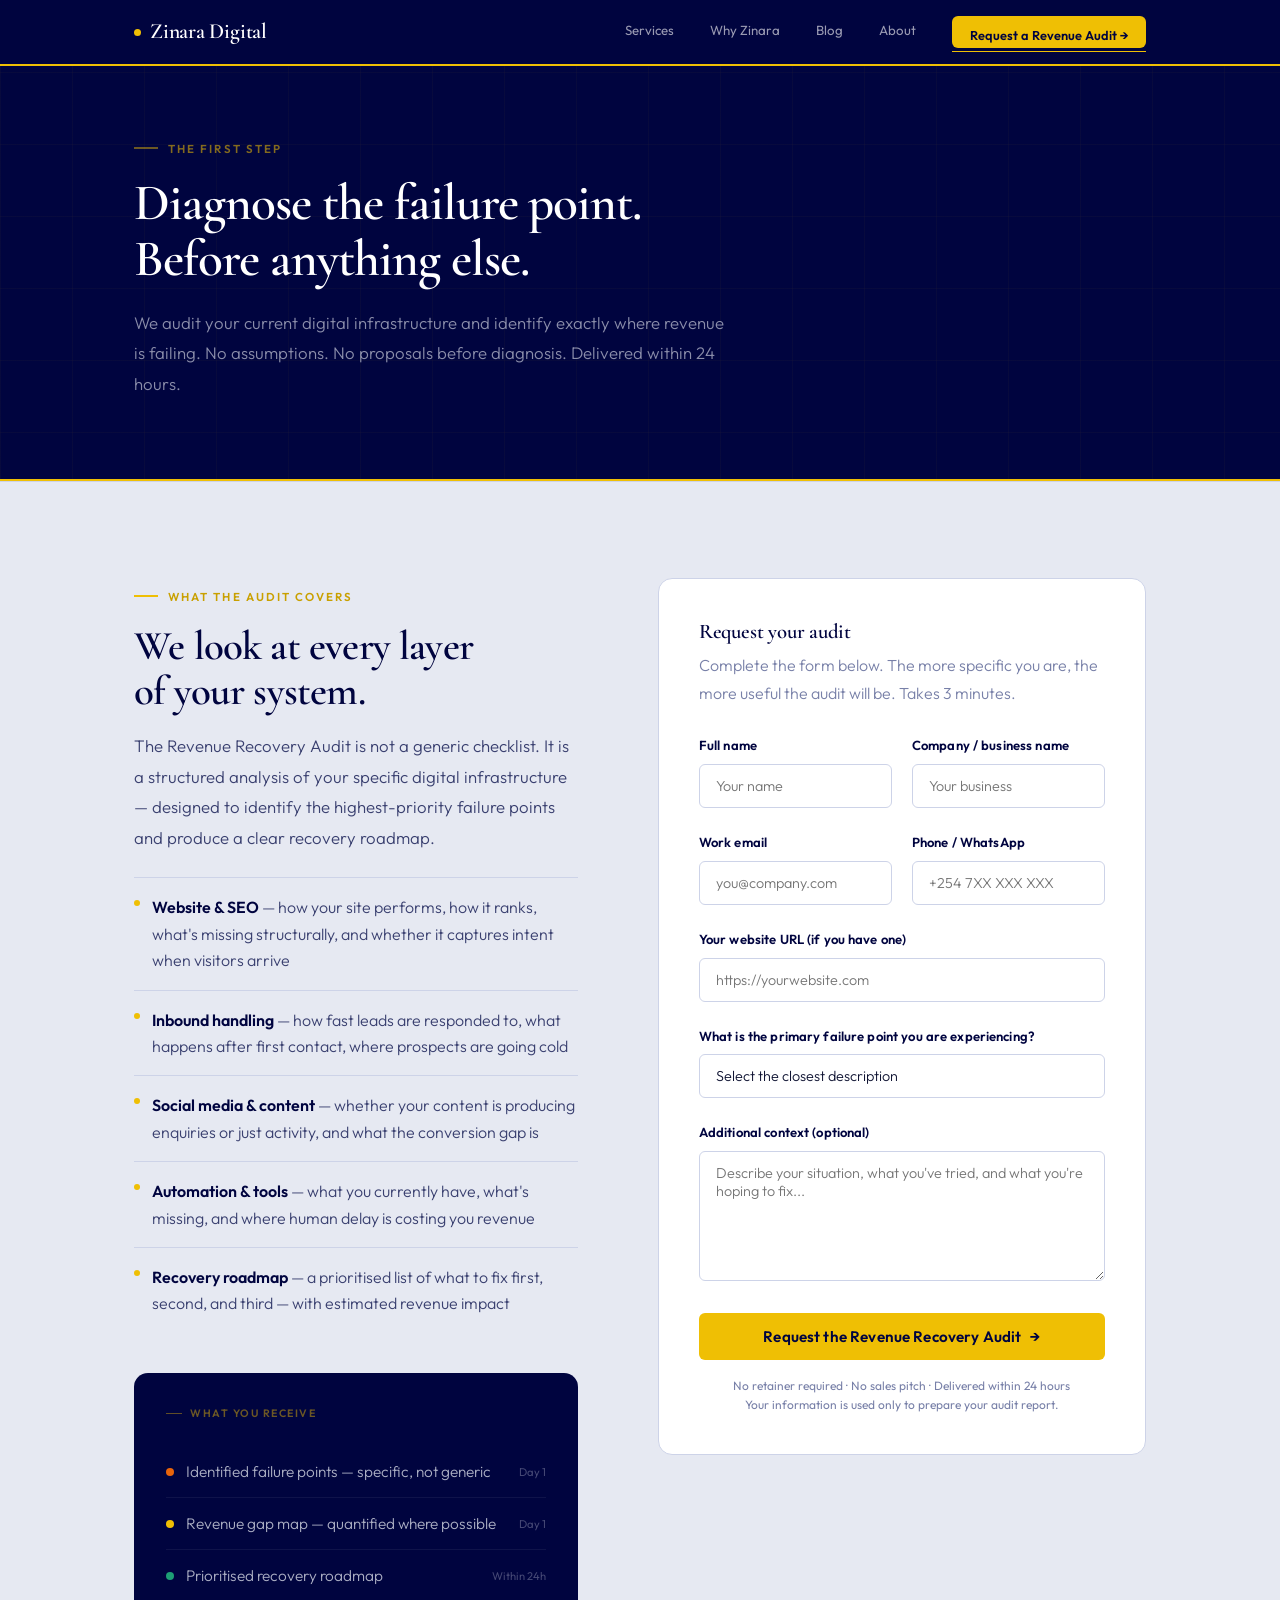
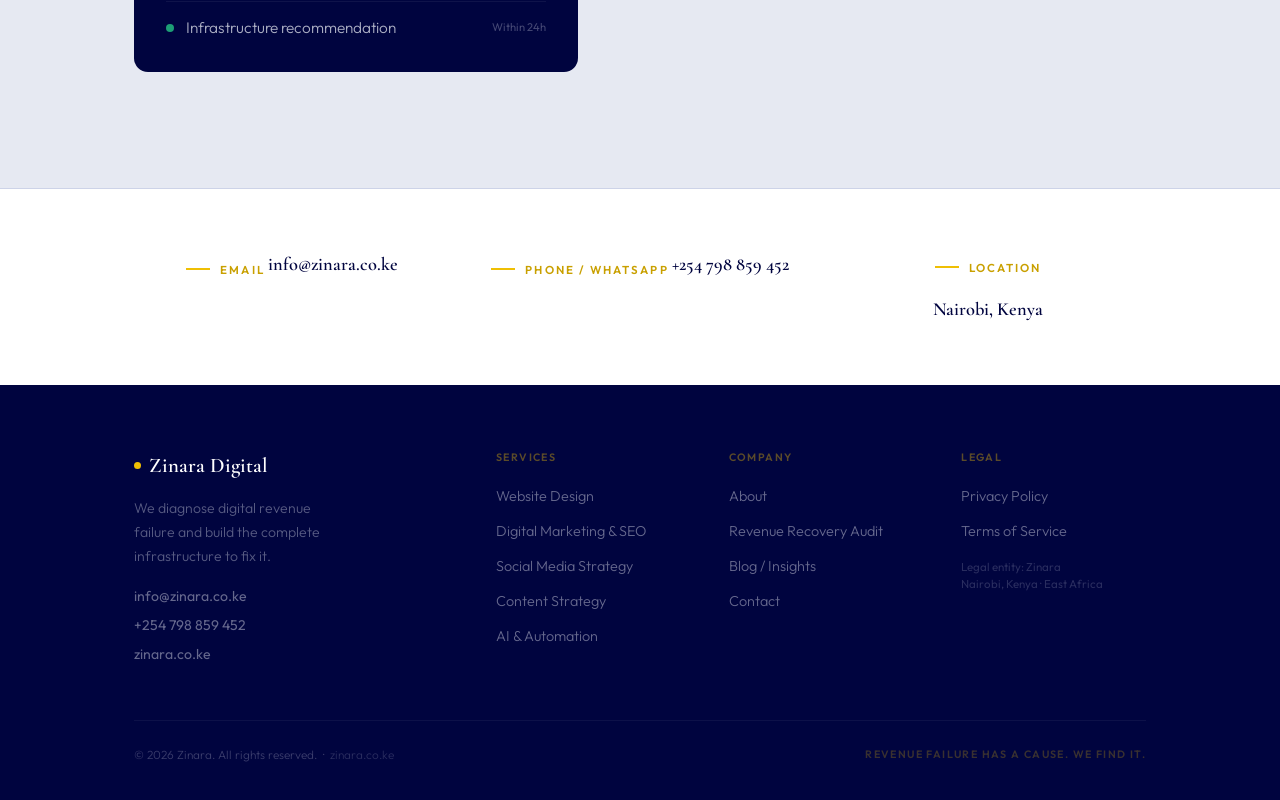
<file: audit.html>
<!DOCTYPE html>
<html lang="en">
<head>
<meta charset="UTF-8">
<link rel="icon" type="image/svg+xml" href="data:image/svg+xml,%3Csvg xmlns='http://www.w3.org/2000/svg' viewBox='0 0 32 32'%3E%3Ccircle cx='16' cy='16' r='16' fill='%2300043F'/%3E%3Ccircle cx='16' cy='16' r='6' fill='%23EFBF04'/%3E%3C/svg%3E">
<meta name="viewport" content="width=device-width, initial-scale=1.0">
<title>Revenue Recovery Audit — Zinara Digital | Free for East African Businesses</title>
<meta name="description" content="Request a free Revenue Recovery Audit from Zinara Digital. We identify where your digital system is failing and deliver a structured recovery map within 24 hours.">
<link rel="canonical" href="https://zinara.co.ke/audit.html">
<meta property="og:title" content="Request a Revenue Recovery Audit — Zinara Digital">
<meta property="og:description" content="We identify exactly where your digital system is failing and deliver a structured recovery map within 24 hours. No retainer. No sales pitch.">
<meta property="og:type" content="website">
<link rel="preconnect" href="https://fonts.googleapis.com">
<link rel="preconnect" href="https://fonts.gstatic.com" crossorigin>
<link href="https://fonts.googleapis.com/css2?family=Cormorant+Garamond:ital,wght@0,400;0,600;1,400;1,600&family=Outfit:wght@300;400;500;600&display=swap" rel="stylesheet">
<link rel="stylesheet" href="styles.css">
<style>
.form-success {
  display: none;
  text-align: center;
  padding: 3rem 2rem;
}
.form-success-icon {
  width: 56px; height: 56px;
  background: rgba(239,191,4,.12);
  border: 2px solid var(--gold);
  border-radius: 50%;
  display: flex; align-items: center; justify-content: center;
  font-size: 1.5rem;
  margin: 0 auto 1.5rem;
}
.form-success h3 { font-family: var(--fh); font-size: 1.6rem; color: var(--navy); margin-bottom: .75rem; }
.form-success p { font-size: .93rem; color: var(--ink-2); line-height: 1.75; max-width: 360px; margin: 0 auto; }
</style>
</head>
<body>

<!-- NAV -->
<nav class="nav" id="nav">
  <div class="wrap nav-inner">
    <a class="nav-logo" href="index.html"><span class="nav-dot"></span>Zinara Digital</a>
    <nav class="nav-menu">
      <a href="services.html">Services</a>
      <a href="index.html#why">Why Zinara</a>
      <a href="blog.html">Blog</a>
      <a href="about.html">About</a>
      <a href="audit.html" class="nav-cta active">Request a Revenue Audit →</a>
    </nav>
    <button class="nav-toggle" id="navToggle" aria-label="Open menu" aria-expanded="false">
      <span></span><span></span><span></span>
    </button>
  </div>
</nav>
<div class="nav-mobile" id="navMobile">
  <a href="services.html">Services</a>
  <a href="index.html#why">Why Zinara</a>
  <a href="blog.html">Blog</a>
  <a href="about.html">About</a>
  <a href="audit.html" class="nav-cta">Request a Revenue Audit →</a>
</div>


<!-- PAGE HERO -->
<section class="page-hero">
  <div class="page-hero-inner wrap">
    <div class="eyebrow light reveal">The first step</div>
    <h1 class="page-hero-title reveal d1">Diagnose the failure point.<br>Before anything else.</h1>
    <p class="lead light reveal d2">We audit your current digital infrastructure and identify exactly where revenue is failing. No assumptions. No proposals before diagnosis. Delivered within 24 hours.</p>
  </div>
</section>


<!-- AUDIT LAYOUT -->
<section class="section cloud" id="audit">
  <div class="wrap">
    <div class="audit-layout">

      <!-- Left: what the audit covers -->
      <div class="reveal">
        <div class="eyebrow">What the audit covers</div>
        <h2>We look at every layer<br>of your system.</h2>
        <p class="lead" style="margin-bottom:1.5rem;">The Revenue Recovery Audit is not a generic checklist. It is a structured analysis of your specific digital infrastructure — designed to identify the highest-priority failure points and produce a clear recovery roadmap.</p>

        <div class="audit-what-list">
          <div class="audit-what-item">
            <div class="audit-what-dot"></div>
            <div class="audit-what-text"><strong style="color:var(--navy);font-weight:600;">Website &amp; SEO</strong> — how your site performs, how it ranks, what's missing structurally, and whether it captures intent when visitors arrive</div>
          </div>
          <div class="audit-what-item">
            <div class="audit-what-dot"></div>
            <div class="audit-what-text"><strong style="color:var(--navy);font-weight:600;">Inbound handling</strong> — how fast leads are responded to, what happens after first contact, where prospects are going cold</div>
          </div>
          <div class="audit-what-item">
            <div class="audit-what-dot"></div>
            <div class="audit-what-text"><strong style="color:var(--navy);font-weight:600;">Social media &amp; content</strong> — whether your content is producing enquiries or just activity, and what the conversion gap is</div>
          </div>
          <div class="audit-what-item">
            <div class="audit-what-dot"></div>
            <div class="audit-what-text"><strong style="color:var(--navy);font-weight:600;">Automation &amp; tools</strong> — what you currently have, what's missing, and where human delay is costing you revenue</div>
          </div>
          <div class="audit-what-item">
            <div class="audit-what-dot"></div>
            <div class="audit-what-text"><strong style="color:var(--navy);font-weight:600;">Recovery roadmap</strong> — a prioritised list of what to fix first, second, and third — with estimated revenue impact</div>
          </div>
        </div>

        <div style="margin-top:2.5rem;">
          <div class="diag-card">
            <div class="diag-card-label">What you receive</div>
            <div class="diag-row">
              <div class="diag-dot orange"></div>
              <span class="diag-text">Identified failure points — specific, not generic</span>
              <span class="diag-tag">Day 1</span>
            </div>
            <div class="diag-row">
              <div class="diag-dot gold"></div>
              <span class="diag-text">Revenue gap map — quantified where possible</span>
              <span class="diag-tag">Day 1</span>
            </div>
            <div class="diag-row">
              <div class="diag-dot green"></div>
              <span class="diag-text">Prioritised recovery roadmap</span>
              <span class="diag-tag">Within 24h</span>
            </div>
            <div class="diag-row">
              <div class="diag-dot green"></div>
              <span class="diag-text">Infrastructure recommendation</span>
              <span class="diag-tag">Within 24h</span>
            </div>
          </div>
        </div>
      </div>

      <!-- Right: form -->
      <div class="reveal d1" id="contact">
        <div class="audit-form-card">
          <h3 style="margin-bottom:.35rem;">Request your audit</h3>
          <p class="body-s" style="margin-bottom:1.75rem; color:var(--ink-3);">Complete the form below. The more specific you are, the more useful the audit will be. Takes 3 minutes.</p>

          <!--
            Form connected to Formspree — submissions deliver to info@zinara.co.ke
            Form ID: xaqpapqq | Dashboard: https://formspree.io
          -->
          <form id="auditForm" action="https://formspree.io/f/xaqpapqq" method="POST">

            <div class="form-grid">
              <div class="form-group">
                <label for="name">Full name</label>
                <input type="text" id="name" name="name" placeholder="Your name" required>
              </div>
              <div class="form-group">
                <label for="company">Company / business name</label>
                <input type="text" id="company" name="company" placeholder="Your business" required>
              </div>
            </div>

            <div class="form-grid">
              <div class="form-group">
                <label for="email">Work email</label>
                <input type="email" id="email" name="email" placeholder="you@company.com" required>
              </div>
              <div class="form-group">
                <label for="phone">Phone / WhatsApp</label>
                <input type="tel" id="phone" name="phone" placeholder="+254 7XX XXX XXX">
              </div>
            </div>

            <div class="form-group">
              <label for="website">Your website URL (if you have one)</label>
              <input type="url" id="website" name="website" placeholder="https://yourwebsite.com">
            </div>

            <div class="form-group">
              <label for="failure">What is the primary failure point you are experiencing?</label>
              <select id="failure" name="failure" required>
                <option value="" disabled selected>Select the closest description</option>
                <option value="leads-not-converting">Leads arrive but don't convert</option>
                <option value="no-visibility">Spending on marketing with no visibility on results</option>
                <option value="inconsistent-revenue">Revenue is inconsistent month to month</option>
                <option value="no-system">Active online but no system connecting it</option>
                <option value="slow-followup">Slow or manual lead follow-up</option>
                <option value="no-website">No website or website not performing</option>
                <option value="other">Other — I'll explain below</option>
              </select>
            </div>

            <div class="form-group">
              <label for="message">Additional context (optional)</label>
              <textarea id="message" name="message" placeholder="Describe your situation, what you've tried, and what you're hoping to fix..."></textarea>
            </div>

            <button type="submit" class="btn-gold" style="width:100%; justify-content:center; font-size:.95rem; padding:14px;">
              Request the Revenue Recovery Audit <span class="arr">→</span>
            </button>

            <p style="font-size:.75rem; color:var(--ink-3); text-align:center; margin-top:1rem; line-height:1.6;">
              No retainer required · No sales pitch · Delivered within 24 hours<br>
              Your information is used only to prepare your audit report.
            </p>

          </form>

          <!-- Success state — shown after form submit -->
          <div class="form-success" id="formConfirm">
            <div class="form-success-icon"></div>
            <h3>Audit request received.</h3>
            <p>We will review your information and deliver your Revenue Recovery Audit within 24 hours. Check your email at <strong id="confirmEmailAddr"></strong></p>
          </div>

        </div>
      </div>

    </div>
  </div>
</section>


<!-- CONTACT INFO STRIP -->
<section class="section white" style="padding:60px 0;">
  <div class="wrap">
    <div style="display:grid; grid-template-columns:repeat(3,1fr); gap:2rem; text-align:center;">
      <div>
        <div class="eyebrow center" style="justify-content:center;">Email</div>
        <a href="mailto:info@zinara.co.ke" style="font-family:var(--fh); font-size:1.15rem; font-weight:600; color:var(--navy);">info@zinara.co.ke</a>
      </div>
      <div>
        <div class="eyebrow center" style="justify-content:center;">Phone / WhatsApp</div>
        <a href="tel:+254798859452" style="font-family:var(--fh); font-size:1.15rem; font-weight:600; color:var(--navy);">+254 798 859 452</a>
      </div>
      <div>
        <div class="eyebrow center" style="justify-content:center;">Location</div>
        <p style="font-family:var(--fh); font-size:1.15rem; font-weight:600; color:var(--navy);">Nairobi, Kenya</p>
      </div>
    </div>
  </div>
</section>


<!-- FOOTER -->
<footer>
  <div class="wrap">
    <div class="footer-grid">
      <div>
        <div class="footer-logo"><span class="nav-dot"></span>Zinara Digital</div>
        <p class="footer-desc">We diagnose digital revenue failure and build the complete infrastructure to fix it.</p>
        <div class="footer-contacts">
          <a href="mailto:info@zinara.co.ke">info@zinara.co.ke</a>
          <a href="tel:+254798859452">+254 798 859 452</a>
          <a href="https://zinara.co.ke">zinara.co.ke</a>
        </div>
      </div>
      <div>
        <div class="footer-col-label">Services</div>
        <ul class="footer-links">
          <li><a href="services.html">Website Design</a></li>
          <li><a href="services.html">Digital Marketing &amp; SEO</a></li>
          <li><a href="services.html">Social Media Strategy</a></li>
          <li><a href="services.html">Content Strategy</a></li>
          <li><a href="services.html">AI &amp; Automation</a></li>
        </ul>
      </div>
      <div>
        <div class="footer-col-label">Company</div>
        <ul class="footer-links">
          <li><a href="about.html">About</a></li>
          <li><a href="audit.html">Revenue Recovery Audit</a></li>
          <li><a href="blog.html">Blog / Insights</a></li>
          <li><a href="audit.html#contact">Contact</a></li>
        </ul>
      </div>
      <div>
        <div class="footer-col-label">Legal</div>
        <ul class="footer-links">
          <li><a href="#">Privacy Policy</a></li>
          <li><a href="#">Terms of Service</a></li>
        </ul>
        <p class="footer-legal">Legal entity: Zinara<br>Nairobi, Kenya · East Africa</p>
      </div>
    </div>
        <div class="footer-bottom">
      <span class="footer-copy">© 2026 Zinara. All rights reserved. &nbsp;·&nbsp; <a href="https://zinara.co.ke">zinara.co.ke</a></span>
      <span class="footer-tagline">Revenue failure has a cause. We find it.</span>
    </div>
  </div>
</footer>
<script src="main.js"></script>
</body>
</html>
</file>
<file: styles.css>
/* ============================================================
   ZINARA DIGITAL — styles.css
   Brand Colour System (LOCKED — never deviate)
   Navy   #00043F  nav · hero bg · headings · primary buttons · footer
   Gold   #EFBF04  CTAs · accent lines · eyebrows · stat numbers · hover
   Orange #E8640A  FAILURE / PROBLEM INDICATORS ONLY — never decoration
   Cloud  #E6E9F2  section alternates · card surfaces · CTA band
   White  #FFFFFF  body copy areas · card backgrounds · form inputs
   ============================================================ */

/* ── RESET & BASE ─────────────────────────────────────────── */
*, *::before, *::after { box-sizing: border-box; margin: 0; padding: 0; }

:root {
  --navy:    #00043F;
  --gold:    #EFBF04;
  --gold-d:  #C9A000;
  --orange:  #E8640A;
  --cloud:   #E6E9F2;
  --white:   #FFFFFF;
  --ink:     #0F1332;
  --ink-2:   #3A4070;
  --ink-3:   #7880A8;
  --border:  #CDD3E8;
  --max:     1140px;
  --pad:     clamp(1.5rem, 5vw, 4rem);
  --fh: 'Cormorant Garamond', Georgia, serif;
  --fb: 'Outfit', system-ui, sans-serif;
  --r:  10px;
  --r-lg: 14px;
}

html { scroll-behavior: smooth; font-size: 16px; }

body {
  font-family: var(--fb);
  color: var(--ink);
  background: var(--white);
  line-height: 1.65;
  -webkit-font-smoothing: antialiased;
  overflow-x: hidden;
}

a { color: inherit; text-decoration: none; }
img { display: block; max-width: 100%; }
ul { list-style: none; }

.wrap {
  width: 100%;
  max-width: var(--max);
  margin: 0 auto;
  padding: 0 var(--pad);
}

/* ── TYPOGRAPHY ───────────────────────────────────────────── */

.eyebrow {
  display: inline-flex;
  align-items: center;
  gap: 10px;
  font-family: var(--fb);
  font-size: .72rem;
  font-weight: 600;
  letter-spacing: .18em;
  text-transform: uppercase;
  color: var(--gold-d);
  margin-bottom: 1.1rem;
}
.eyebrow::before {
  content: '';
  width: 24px; height: 2px;
  background: var(--gold);
  display: block;
  flex-shrink: 0;
}
.eyebrow.light { color: rgba(239,191,4,.55); }
.eyebrow.light::before { background: rgba(239,191,4,.45); }
.eyebrow.center { justify-content: center; }

h1 {
  font-family: var(--fh);
  font-size: clamp(2.6rem, 5.5vw, 4.2rem);
  font-weight: 600;
  line-height: 1.08;
  letter-spacing: -.025em;
  color: var(--white);
}
h1 .dim {
  display: block;
  color: rgba(230,233,242,.33);
  font-style: italic;
  font-weight: 400;
}

h2 {
  font-family: var(--fh);
  font-size: clamp(1.9rem, 3.2vw, 2.9rem);
  font-weight: 600;
  line-height: 1.12;
  letter-spacing: -.02em;
  color: var(--navy);
  margin-bottom: 1rem;
}
h2.on-navy { color: var(--white); }
h2.on-cloud { color: var(--navy); }
h2.center { text-align: center; }

h3 {
  font-family: var(--fh);
  font-size: 1.3rem;
  font-weight: 600;
  line-height: 1.25;
  color: var(--navy);
  margin-bottom: .45rem;
  letter-spacing: -.01em;
}

.page-hero-title {
  font-family: var(--fh);
  font-size: clamp(2rem, 4vw, 3.2rem);
  font-weight: 600;
  line-height: 1.1;
  letter-spacing: -.02em;
  color: var(--white);
  margin-bottom: 1.25rem;
}

.lead {
  font-size: 1.05rem;
  font-weight: 300;
  color: var(--ink-2);
  line-height: 1.82;
}
.lead.light { color: rgba(230,233,242,.6); }
.lead.light strong { color: var(--white); font-weight: 500; }
.lead.center { text-align: center; }

.body-s {
  font-size: 1rem;
  font-weight: 300;
  color: var(--ink-2);
  line-height: 1.75;
}

.text-muted { color: var(--ink-3); font-size: .84rem; }

/* ── BUTTONS ──────────────────────────────────────────────── */

.btn-gold {
  display: inline-flex;
  align-items: center;
  gap: 9px;
  background: var(--gold);
  color: var(--navy);
  font-family: var(--fb);
  font-size: .9rem;
  font-weight: 600;
  padding: 13px 26px;
  border-radius: 6px;
  border: none;
  cursor: pointer;
  letter-spacing: .01em;
  transition: background .18s, transform .15s, box-shadow .2s;
  white-space: nowrap;
  text-decoration: none;
}
.btn-gold:hover {
  background: var(--gold-d);
  transform: translateY(-2px);
  box-shadow: 0 6px 20px rgba(239,191,4,.3);
}
.btn-gold .arr { transition: transform .18s; }
.btn-gold:hover .arr { transform: translateX(4px); }

.btn-navy {
  display: inline-flex;
  align-items: center;
  gap: 9px;
  background: var(--navy);
  color: var(--white);
  font-family: var(--fb);
  font-size: .9rem;
  font-weight: 600;
  padding: 13px 26px;
  border-radius: 6px;
  border: none;
  cursor: pointer;
  letter-spacing: .01em;
  transition: background .18s, transform .15s, box-shadow .2s;
  white-space: nowrap;
  text-decoration: none;
}
.btn-navy:hover {
  background: #000630;
  transform: translateY(-2px);
  box-shadow: 0 6px 20px rgba(0,4,63,.25);
}
.btn-navy .arr { transition: transform .18s; }
.btn-navy:hover .arr { transform: translateX(4px); }

.btn-ghost {
  display: inline-flex;
  align-items: center;
  gap: 8px;
  background: none;
  border: 1.5px solid rgba(230,233,242,.22);
  color: rgba(230,233,242,.65);
  font-family: var(--fb);
  font-size: .88rem;
  font-weight: 400;
  padding: 12px 20px;
  border-radius: 6px;
  cursor: pointer;
  transition: border-color .18s, color .18s;
  text-decoration: none;
}
.btn-ghost:hover { border-color: rgba(230,233,242,.5); color: var(--white); }

.btn-outline {
  display: inline-flex;
  align-items: center;
  gap: 8px;
  background: transparent;
  border: 1.5px solid var(--gold-d);
  color: var(--gold-d);
  font-family: var(--fb);
  font-size: .88rem;
  font-weight: 600;
  padding: 11px 22px;
  border-radius: 6px;
  cursor: pointer;
  transition: background .18s, color .18s, border-color .18s;
  text-decoration: none;
}
.btn-outline:hover { background: var(--gold); color: var(--navy); border-color: var(--gold); }

/* ── NAV ──────────────────────────────────────────────────── */
/* Navy · Gold bottom border · Logo + 4 links + CTA */

.nav {
  position: fixed;
  top: 0; left: 0; right: 0;
  z-index: 200;
  height: 66px;
  background: var(--navy);
  border-bottom: 2.5px solid var(--gold);
  transition: box-shadow .3s;
}
.nav.scrolled { box-shadow: 0 4px 28px rgba(0,4,63,.32); }

.nav-inner {
  height: 100%;
  display: flex;
  align-items: center;
  justify-content: space-between;
}

.nav-logo {
  font-family: var(--fh);
  font-size: 1.35rem;
  font-weight: 600;
  color: var(--white);
  display: flex;
  align-items: center;
  gap: 9px;
  letter-spacing: -.01em;
  flex-shrink: 0;
}
.nav-dot {
  width: 7px; height: 7px;
  border-radius: 50%;
  background: var(--gold);
  display: inline-block;
  flex-shrink: 0;
}

.nav-menu {
  display: flex;
  align-items: center;
  gap: 2.25rem;
}
.nav-menu a {
  font-size: .83rem;
  font-weight: 400;
  color: rgba(255,255,255,.6);
  transition: color .18s;
  position: relative;
  padding-bottom: 2px;
}
/* Gold underline grows from centre on hover */
.nav-menu a::after {
  content: '';
  position: absolute;
  bottom: -4px;
  left: 50%;
  width: 0;
  height: 1.5px;
  background: var(--gold);
  transition: width .22s ease, left .22s ease;
}
.nav-menu a:hover::after,
.nav-menu a.active::after {
  width: 100%;
  left: 0;
}
.nav-menu a:hover,
.nav-menu a.active { color: var(--white); }

.nav-cta {
  background: var(--gold);
  color: var(--navy) !important;
  font-weight: 600 !important;
  font-size: .8rem !important;
  padding: 9px 18px;
  border-radius: 6px;
  transition: background .18s, transform .15s !important;
}
.nav-cta:hover {
  background: var(--gold-d) !important;
  color: var(--navy) !important;
  transform: translateY(-1px);
}

.nav-toggle {
  display: none;
  flex-direction: column;
  gap: 5px;
  cursor: pointer;
  background: none;
  border: none;
  padding: 4px;
}
.nav-toggle span {
  display: block;
  width: 22px; height: 1.5px;
  background: var(--white);
  transition: all .3s;
}

/* Mobile nav dropdown */
.nav-mobile {
  display: none;
  position: fixed;
  top: 66px; left: 0; right: 0;
  background: var(--navy);
  border-bottom: 2.5px solid var(--gold);
  padding: 1.5rem var(--pad) 2rem;
  z-index: 199;
  flex-direction: column;
  gap: 1rem;
}
.nav-mobile.open { display: flex; }
.nav-mobile a {
  font-size: .92rem;
  color: rgba(255,255,255,.65);
  transition: color .18s;
  padding: .35rem 0;
  border-bottom: 1px solid rgba(255,255,255,.06);
}
.nav-mobile a:last-child { border-bottom: none; }
.nav-mobile a:hover { color: var(--white); }
.nav-mobile .nav-cta {
  text-align: center;
  border-radius: 6px;
  padding: 12px;
  margin-top: .5rem;
  border-bottom: none;
}

/* ── HERO (homepage) ──────────────────────────────────────── */

.hero {
  position: relative;
  background: var(--navy);
  min-height: 100vh;
  display: flex;
  align-items: center;
  padding: 140px var(--pad) 100px;
  overflow: hidden;
}
.hero-bg {
  position: absolute; inset: 0;
  background-image: url('https://images.unsplash.com/photo-1535378620166-273708d44e4c?w=1800&q=80&fit=crop&crop=center');
  background-size: cover;
  background-position: center;
  opacity: .18;
}
.hero-overlay {
  position: absolute; inset: 0;
  background: linear-gradient(135deg, rgba(0,4,63,.9) 0%, rgba(0,4,63,.65) 60%, rgba(0,4,63,.85) 100%);
}
.hero-grid {
  position: absolute; inset: 0;
  background-image:
    linear-gradient(rgba(239,191,4,.03) 1px, transparent 1px),
    linear-gradient(90deg, rgba(239,191,4,.03) 1px, transparent 1px);
  background-size: 72px 72px;
  pointer-events: none;
}
.hero-inner {
  position: relative;
  z-index: 2;
  max-width: var(--max);
  width: 100%;
  margin: 0 auto;
}
.hero-eyebrow {
  display: inline-flex;
  align-items: center;
  gap: 10px;
  font-family: var(--fb);
  font-size: .72rem;
  font-weight: 600;
  letter-spacing: .18em;
  text-transform: uppercase;
  color: var(--gold);
  margin-bottom: 2.25rem;
  animation: up .5s .05s both;
}
.hero-eyebrow::before { content: ''; width: 32px; height: 2px; background: var(--gold); display: block; }

.hero h1 { margin-bottom: 2rem; animation: up .65s .15s both; max-width: 820px; }
.hero-rule { width: 44px; height: 2px; background: var(--gold); margin-bottom: 1.75rem; animation: up .5s .25s both; }
.hero-desc { max-width: 600px; margin-bottom: 2.5rem; animation: up .65s .35s both; }
.hero-sublabel {
  font-size: .7rem; font-weight: 600;
  letter-spacing: .16em; text-transform: uppercase;
  color: rgba(239,191,4,.38);
  margin-bottom: 2.75rem;
  animation: up .5s .42s both;
}
.hero-actions {
  display: flex;
  align-items: center;
  gap: 1rem;
  flex-wrap: wrap;
  animation: up .6s .5s both;
}

/* Hero stats */
.hero-stats {
  display: grid;
  grid-template-columns: repeat(3, 1fr);
  margin-top: 5rem;
  padding-top: 2.75rem;
  border-top: 1px solid rgba(239,191,4,.14);
  animation: up .6s .65s both;
}
.hero-stat { padding-right: 2.5rem; border-right: 1px solid rgba(239,191,4,.1); }
.hero-stat:nth-child(2) { padding-left: 2.5rem; }
.hero-stat:last-child { border-right: none; padding-left: 2.5rem; padding-right: 0; }
.stat-num {
  font-family: var(--fh);
  font-size: 2.8rem;
  font-weight: 600;
  color: var(--gold);
  line-height: 1;
  margin-bottom: .4rem;
}
.stat-label { font-size: .78rem; font-weight: 300; color: rgba(230,233,242,.42); line-height: 1.5; max-width: 180px; }

/* ── PAGE HERO (inner pages) ──────────────────────────────── */

.page-hero {
  background: var(--navy);
  padding: 130px var(--pad) 80px;
  position: relative;
  overflow: hidden;
  border-bottom: 2px solid var(--gold);
}
.page-hero::after {
  content: '';
  position: absolute; inset: 0;
  background-image:
    linear-gradient(rgba(239,191,4,.03) 1px, transparent 1px),
    linear-gradient(90deg, rgba(239,191,4,.03) 1px, transparent 1px);
  background-size: 72px 72px;
  pointer-events: none;
}
.page-hero-inner {
  position: relative; z-index: 1;
  max-width: var(--max); margin: 0 auto;
}
.page-hero p { max-width: 600px; margin-top: .5rem; }

/* ── SECTIONS ─────────────────────────────────────────────── */

.section { padding: 96px 0; }
.section.cloud { background: var(--cloud); border-top: 1px solid var(--border); border-bottom: 1px solid var(--border); }
.section.white { background: var(--white); }
.section.navy { background: var(--navy); }

.section-head { margin-bottom: 3.5rem; }
.section-head-split {
  display: grid;
  grid-template-columns: 1fr 1fr;
  gap: 4rem;
  align-items: end;
  margin-bottom: 3.5rem;
}

/* ── PROBLEM SECTION ──────────────────────────────────────── */

.problem-layout {
  display: grid;
  grid-template-columns: 1fr 1fr;
  gap: 5rem;
  align-items: center;
  margin: 3.5rem 0 2.5rem;
}

.problem-img {
  border-radius: var(--r-lg);
  overflow: hidden;
  aspect-ratio: 4/3;
  position: relative;
  background: var(--navy);
}
.problem-img img { width: 100%; height: 100%; object-fit: cover; }
.problem-img-caption {
  position: absolute;
  bottom: 0; left: 0; right: 0;
  background: linear-gradient(transparent, rgba(0,4,63,.82));
  padding: 2.5rem 1.5rem 1.25rem;
}
.problem-img-caption p { font-size: .84rem; color: rgba(230,233,242,.7); font-style: italic; }

.problem-list { border-top: 1px solid var(--border); }
.problem-point { padding: 1.5rem 0; border-bottom: 1px solid var(--border); }
.problem-point:last-child { border-bottom: none; }

/* Orange — failure indicators ONLY */
.fail-flag { display: flex; align-items: center; gap: 8px; margin-bottom: .75rem; }
.fail-dot { width: 8px; height: 8px; border-radius: 50%; background: var(--orange); flex-shrink: 0; }
.fail-text { font-size: .68rem; font-weight: 600; letter-spacing: .1em; text-transform: uppercase; color: var(--orange); }

.verdict {
  display: flex;
  gap: 16px;
  align-items: flex-start;
  background: var(--navy);
  border-radius: var(--r);
  padding: 1.75rem 2rem;
}
.verdict-bar { width: 3px; min-height: 44px; background: var(--gold); border-radius: 2px; flex-shrink: 0; margin-top: 2px; }
.verdict p { font-size: 1rem; font-weight: 300; color: rgba(230,233,242,.72); line-height: 1.75; }
.verdict strong { color: var(--white); font-weight: 600; }

/* ── SERVICES GRID (used on services.html detail page) ───── */
/* 2-column clean grid — no fragmented rows */

/* ── SERVICES — Clean horizontal row list (homepage) ────────── */

.svc-list {
  border: 1px solid var(--border);
  border-radius: var(--r-lg);
  overflow: hidden;
}

.svc-row {
  display: grid;
  grid-template-columns: 56px 1fr auto;
  gap: 2.5rem;
  align-items: start;
  padding: 2rem 2.25rem;
  border-bottom: 1px solid var(--border);
  background: var(--white);
  transition: background .18s;
}
.svc-row:hover { background: #F5F6FC; }
.svc-row:last-child { border-bottom: none; }

.svc-row.featured {
  background: var(--navy);
  grid-template-columns: 56px 1fr 260px;
}
.svc-row.featured:hover { background: #000535; }

.svc-num {
  font-family: var(--fh);
  font-size: 1.6rem;
  font-style: italic;
  font-weight: 400;
  color: var(--cloud-d);
  line-height: 1;
  padding-top: 3px;
}
.svc-row.featured .svc-num { color: rgba(239,191,4,.2); }

.svc-body { }

.svc-name {
  font-family: var(--fh);
  font-size: 1.25rem;
  font-weight: 600;
  color: var(--navy);
  margin-bottom: .5rem;
  letter-spacing: -.01em;
  line-height: 1.2;
}
.svc-row.featured .svc-name { color: var(--white); }

.svc-desc {
  font-size: 1rem;
  font-weight: 300;
  color: var(--ink-2);
  line-height: 1.75;
}
.svc-row.featured .svc-desc { color: rgba(230,233,242,.62); }

.svc-tags { display: flex; flex-wrap: wrap; gap: 5px; margin-top: 1rem; }
.svc-tag {
  font-size: .72rem; font-weight: 500;
  padding: 4px 10px; border-radius: 4px;
  background: var(--cloud); color: var(--ink-2);
  border: 1px solid var(--border);
  white-space: nowrap;
}
.svc-row.featured .svc-tag {
  background: rgba(239,191,4,.1);
  border-color: rgba(239,191,4,.2);
  color: rgba(239,191,4,.85);
}

.svc-right {
  display: flex;
  flex-direction: column;
  align-items: flex-end;
  gap: 1rem;
  padding-top: 3px;
}

.svc-label {
  font-size: .68rem;
  font-weight: 600;
  letter-spacing: .1em;
  text-transform: uppercase;
  color: var(--gold-d);
  padding: 4px 10px;
  border: 1px solid var(--border);
  border-radius: 20px;
  white-space: nowrap;
  background: var(--cloud);
}
.svc-row.featured .svc-label {
  color: var(--gold);
  border-color: rgba(239,191,4,.25);
  background: rgba(239,191,4,.08);
}

/* Featured AI row — right side image */
.svc-img {
  border-radius: var(--r);
  overflow: hidden;
  aspect-ratio: 16/9;
  background: rgba(255,255,255,.05);
  border: 1px solid rgba(239,191,4,.12);
  width: 100%;
}
.svc-img img { width: 100%; height: 100%; object-fit: cover; opacity: .85; }

/* Legacy grid support for services page */
.svc-grid {
  border: 1px solid var(--border);
  border-radius: var(--r-lg);
  overflow: hidden;
}
.svc-cell {
  background: var(--white);
  padding: 2.5rem 2.25rem;
  transition: background .18s;
  display: flex;
  flex-direction: column;
  border-bottom: 1px solid var(--border);
}
.svc-cell:last-child { border-bottom: none; }
.svc-cell:hover { background: #F5F6FC; }
.svc-cell.featured { background: var(--navy); }
.svc-cell.featured:hover { background: #000535; }
.svc-cell-featured-inner {
  display: grid;
  grid-template-columns: 1fr 1fr;
  gap: 3rem;
  align-items: center;
}

/* ── PROCESS STEPS ────────────────────────────────────────── */

.process-grid {
  display: grid;
  grid-template-columns: repeat(4, 1fr);
  gap: 0;
  margin-top: 3.5rem;
  position: relative;
}
.process-grid::before {
  content: '';
  position: absolute;
  top: 19px;
  left: calc(12.5% + 13px);
  right: calc(12.5% + 13px);
  height: 1px;
  background: var(--border);
}

.pstep { padding: 0 1.5rem; position: relative; }
.pstep:first-child { padding-left: 0; }
.pstep:last-child { padding-right: 0; }

.pstep-num {
  width: 38px; height: 38px;
  border-radius: 50%;
  display: flex; align-items: center; justify-content: center;
  font-family: var(--fh); font-size: .95rem; font-style: italic;
  margin-bottom: 1.25rem;
  position: relative; z-index: 1;
}
/* Step 1 = orange border (failure identified) */
.pstep-num.s1 { background: var(--cloud); border: 2px solid var(--orange); color: var(--orange); }
/* Step 2 = gold (in progress) */
.pstep-num.s2 { background: var(--cloud); border: 2px solid var(--gold); color: var(--gold-d); }
/* Steps 3-4 = navy (resolution/delivery) */
.pstep-num.s3, .pstep-num.s4 { background: var(--navy); border: 2px solid var(--navy); color: var(--white); }

.pstep-title { font-size: .94rem; font-weight: 600; color: var(--navy); margin-bottom: .35rem; letter-spacing: -.01em; }
.pstep-body { font-size: 1rem; font-weight: 300; color: var(--ink-2); line-height: 1.65; }
.pstep-tag {
  display: inline-block;
  font-size: .64rem; font-weight: 600;
  letter-spacing: .09em; text-transform: uppercase;
  color: var(--gold-d); margin-top: .75rem;
}

/* ── WHY ZINARA ───────────────────────────────────────────── */

.why-layout {
  display: grid;
  grid-template-columns: 1fr 1fr;
  gap: 6rem;
  align-items: start;
}

.why-list { margin-top: 2.5rem; border-top: 1px solid var(--border); }
.why-item {
  display: grid;
  grid-template-columns: 30px 1fr;
  gap: 1rem;
  padding: 1.5rem 0;
  border-bottom: 1px solid var(--border);
}
.why-num { font-family: var(--fh); font-size: .95rem; font-style: italic; color: var(--gold-d); padding-top: 1px; }
.why-title { font-size: .94rem; font-weight: 600; color: var(--navy); margin-bottom: .3rem; letter-spacing: -.01em; }
.why-body { font-size: 1rem; font-weight: 300; color: var(--ink-2); line-height: 1.72; }

.why-right { position: sticky; top: 84px; }

/* Diagnosis card — navy bg */
.diag-card {
  background: var(--navy);
  border-radius: var(--r-lg);
  padding: 2rem;
  margin-bottom: 1.25rem;
}
.diag-card-label {
  font-size: .67rem; font-weight: 600;
  letter-spacing: .14em; text-transform: uppercase;
  color: rgba(239,191,4,.45);
  margin-bottom: 1.5rem;
  display: flex; align-items: center; gap: 8px;
}
.diag-card-label::before { content: ''; width: 16px; height: 1.5px; background: rgba(239,191,4,.4); display: block; }

.diag-row { display: flex; align-items: center; gap: 12px; padding: .8rem 0; border-bottom: 1px solid rgba(255,255,255,.06); }
.diag-row:first-child { padding-top: 0; }
.diag-row:last-child { border-bottom: none; padding-bottom: 0; }
.diag-dot { width: 8px; height: 8px; border-radius: 50%; flex-shrink: 0; }
.diag-dot.orange { background: var(--orange); }
.diag-dot.gold   { background: var(--gold); }
.diag-dot.green  { background: #1D9E75; }
.diag-text { font-size: .96rem; font-weight: 300; color: rgba(230,233,242,.75); flex: 1; }
.diag-tag  { font-size: .7rem; color: rgba(230,233,242,.3); white-space: nowrap; }

/* Quote block — cloud bg, gold left accent */
.quote-block {
  background: var(--cloud);
  border-left: 3px solid var(--gold);
  border-radius: 0 var(--r) var(--r) 0;
  padding: 1.75rem;
}
.quote-text { font-family: var(--fh); font-size: 1.2rem; font-style: italic; color: var(--navy); line-height: 1.6; margin-bottom: 1rem; }
.quote-attr { font-size: .78rem; color: var(--ink-3); font-weight: 500; display: flex; align-items: center; gap: 8px; }
.quote-attr::before { content: ''; width: 16px; height: 1.5px; background: var(--gold-d); display: block; }

/* ── ABOUT / FOUNDER ──────────────────────────────────────── */

.founder-layout {
  display: grid;
  grid-template-columns: 1fr 1fr;
  gap: 5rem;
  align-items: start;
}

.founder-visual { position: relative; }
.founder-img {
  border-radius: var(--r-lg);
  overflow: hidden;
  aspect-ratio: 4/3;
  background: var(--navy);
}
.founder-img img { width: 100%; height: 100%; object-fit: cover; }

/* Floating stat card — no face, data-driven */
.founder-stat-card {
  position: absolute;
  bottom: -1.75rem; left: -1.75rem;
  background: var(--navy);
  border-radius: var(--r);
  padding: 1.25rem 1.5rem;
  min-width: 175px;
  border: 1px solid rgba(239,191,4,.15);
}
.founder-stat-card-num { font-family: var(--fh); font-size: 2rem; font-weight: 600; color: var(--gold); line-height: 1; margin-bottom: .25rem; }
.founder-stat-card-label { font-size: .75rem; font-weight: 300; color: rgba(230,233,242,.55); line-height: 1.4; }

.founder-content { padding-top: .5rem; }

/* Founder quote card — white bg, gold border */
.founder-quote {
  background: var(--white);
  border-left: 3px solid var(--gold);
  border-radius: 0 var(--r) var(--r) 0;
  padding: 1.75rem;
  margin-bottom: 1.75rem;
}
.founder-qt { font-family: var(--fh); font-size: clamp(1.05rem, 1.8vw, 1.25rem); font-style: italic; color: var(--navy); line-height: 1.6; margin-bottom: 1rem; }
.founder-attr { font-size: .78rem; color: var(--ink-3); font-weight: 500; display: flex; align-items: center; gap: 8px; }
.founder-attr::before { content: ''; width: 16px; height: 1.5px; background: var(--gold-d); display: block; }

.founder-body p { font-size: 1rem; font-weight: 300; color: var(--ink-2); line-height: 1.85; margin-bottom: 1rem; }
.founder-body strong { color: var(--navy); font-weight: 600; }

/* ── BLOG CARDS ───────────────────────────────────────────── */

.blog-head {
  display: grid;
  grid-template-columns: 1fr auto;
  align-items: end;
  margin-bottom: 3rem;
  gap: 2rem;
}

.blog-grid {
  display: grid;
  grid-template-columns: repeat(3, 1fr);
  gap: 1px;
  background: var(--border);
  border: 1px solid var(--border);
  border-radius: var(--r-lg);
  overflow: hidden;
}

.blog-card {
  background: var(--white);
  padding: 2rem;
  display: flex;
  flex-direction: column;
  transition: background .18s;
}
.blog-card:hover { background: #F5F6FC; }

.blog-cat { font-size: .68rem; font-weight: 600; letter-spacing: .1em; text-transform: uppercase; color: var(--gold-d); margin-bottom: .75rem; }
.blog-title { font-family: var(--fh); font-size: 1.15rem; font-weight: 600; color: var(--navy); line-height: 1.3; margin-bottom: .6rem; }
.blog-excerpt { font-size: 1rem; font-weight: 300; color: var(--ink-2); line-height: 1.65; flex: 1; margin-bottom: 1.25rem; }
.blog-read { font-size: .8rem; font-weight: 600; color: var(--gold-d); transition: color .18s; }
.blog-card:hover .blog-read { color: var(--navy); }

/* ── CTA BAND ─────────────────────────────────────────────── */
/* Cloud background — NOT navy — clearly different from footer */

.cta-band {
  background: var(--cloud);
  padding: 100px 0;
  border-top: 1px solid var(--border);
  border-bottom: 3px solid var(--gold);
  position: relative;
  overflow: hidden;
}
.cta-band::after {
  content: '';
  position: absolute; inset: 0;
  background-image:
    linear-gradient(rgba(0,4,63,.025) 1px, transparent 1px),
    linear-gradient(90deg, rgba(0,4,63,.025) 1px, transparent 1px);
  background-size: 72px 72px;
  pointer-events: none;
}
.cta-inner {
  max-width: 640px;
  margin: 0 auto;
  text-align: center;
  position: relative;
  z-index: 1;
}
.cta-inner h2 { color: var(--navy); }
.cta-inner .lead { color: var(--ink-2); margin: 1rem 0 2rem; }

.cta-checks {
  display: flex;
  justify-content: center;
  gap: 1.75rem;
  flex-wrap: wrap;
  margin-bottom: 2.5rem;
}
.cta-check { font-size: .79rem; font-weight: 300; color: var(--ink-2); display: flex; align-items: center; gap: 6px; }
.cta-check::before { content: ''; width: 5px; height: 5px; border-radius: 50%; background: var(--gold); flex-shrink: 0; }

/* ── FOOTER ───────────────────────────────────────────────── */
/* MUST stay #00043F — no new colours, no deviations */

footer {
  background: var(--navy);
  padding: 64px 0 36px;
}

.footer-grid {
  display: grid;
  grid-template-columns: 1.7fr 1fr 1fr 1fr;
  gap: 3rem;
  margin-bottom: 3rem;
}

.footer-logo { font-family: var(--fh); font-size: 1.3rem; font-weight: 600; color: var(--white); display: flex; align-items: center; gap: 8px; margin-bottom: .9rem; }
.footer-desc { font-size: .88rem; font-weight: 300; color: rgba(230,233,242,.38); line-height: 1.7; max-width: 220px; margin-bottom: 1rem; }
.footer-contacts a { display: block; font-size: .88rem; color: rgba(230,233,242,.44); margin-bottom: .35rem; transition: color .18s; }
.footer-contacts a:hover { color: var(--gold); }
.footer-col-label { font-size: .67rem; font-weight: 600; letter-spacing: .13em; text-transform: uppercase; color: rgba(239,191,4,.38); margin-bottom: 1rem; }
.footer-links li { margin-bottom: .5rem; }
.footer-links a { font-size: .9rem; font-weight: 300; color: rgba(230,233,242,.44); transition: color .18s; }
.footer-links a:hover { color: var(--white); }
.footer-legal { font-size: .72rem; color: rgba(230,233,242,.18); margin-top: .85rem; line-height: 1.55; }

.footer-bottom {
  border-top: 1px solid rgba(255,255,255,.05);
  padding-top: 1.5rem;
  display: flex;
  justify-content: space-between;
  align-items: center;
  flex-wrap: wrap;
  gap: .5rem;
}
.footer-copy { font-size: .74rem; font-weight: 300; color: rgba(230,233,242,.25); }
.footer-copy a { color: rgba(230,233,242,.18); }
.footer-tagline { font-size: .67rem; font-weight: 600; letter-spacing: .13em; text-transform: uppercase; color: rgba(239,191,4,.24); }

/* ── FORMS ────────────────────────────────────────────────── */

.form-group { margin-bottom: 1.5rem; }
.form-group label { display: block; font-size: .82rem; font-weight: 600; color: var(--navy); margin-bottom: .45rem; letter-spacing: .01em; }
.form-group input,
.form-group select,
.form-group textarea {
  width: 100%;
  padding: 12px 16px;
  font-family: var(--fb);
  font-size: .9rem;
  font-weight: 300;
  color: var(--ink);
  background: var(--white);
  border: 1.5px solid var(--border);
  border-radius: 6px;
  transition: border-color .18s, box-shadow .18s;
  outline: none;
  appearance: none;
}
.form-group input:focus,
.form-group select:focus,
.form-group textarea:focus {
  border-color: var(--gold);
  box-shadow: 0 0 0 3px rgba(239,191,4,.12);
}
.form-group textarea { resize: vertical; min-height: 130px; }

.form-grid { display: grid; grid-template-columns: 1fr 1fr; gap: 1.25rem; }

/* ── SERVICES PAGE ────────────────────────────────────────── */

.service-detail {
  display: grid;
  grid-template-columns: 1fr 1fr;
  gap: 5rem;
  align-items: center;
  padding: 80px 0;
  border-bottom: 1px solid var(--border);
}
.service-detail:last-child { border-bottom: none; }
.service-detail.reverse { direction: rtl; }
.service-detail.reverse > * { direction: ltr; }

.service-detail-img {
  border-radius: var(--r-lg);
  overflow: hidden;
  aspect-ratio: 4/3;
  background: var(--cloud);
}
.service-detail-img img { width: 100%; height: 100%; object-fit: cover; }

.service-detail-num { font-family: var(--fh); font-size: 1rem; font-style: italic; color: var(--gold-d); margin-bottom: 1rem; }
.service-detail-points { margin: 1.25rem 0; border-top: 1px solid var(--border); }
.sdp { display: flex; align-items: flex-start; gap: 10px; padding: .85rem 0; border-bottom: 1px solid var(--border); }
.sdp:last-child { border-bottom: none; }
.sdp-dot { width: 6px; height: 6px; border-radius: 50%; background: var(--gold); flex-shrink: 0; margin-top: 6px; }
.sdp-text { font-size: 1rem; font-weight: 300; color: var(--ink-2); line-height: 1.65; }

/* ── ABOUT PAGE ───────────────────────────────────────────── */

.values-grid {
  display: grid;
  grid-template-columns: repeat(3, 1fr);
  gap: 1px;
  background: var(--border);
  border: 1px solid var(--border);
  border-radius: var(--r-lg);
  overflow: hidden;
  margin-top: 3rem;
}
.value-cell {
  background: var(--white);
  padding: 2.25rem 2rem;
}
.value-num { font-family: var(--fh); font-size: 2rem; font-weight: 400; font-style: italic; color: var(--cloud); margin-bottom: 1rem; }
.value-title { font-size: 1rem; font-weight: 600; color: var(--navy); margin-bottom: .5rem; letter-spacing: -.01em; }
.value-body { font-size: 1rem; font-weight: 300; color: var(--ink-2); line-height: 1.72; }

/* ── AUDIT PAGE ───────────────────────────────────────────── */

.audit-layout {
  display: grid;
  grid-template-columns: 1fr 1.1fr;
  gap: 5rem;
  align-items: start;
}

.audit-what-list { margin-top: 1.5rem; border-top: 1px solid var(--border); }
.audit-what-item {
  display: flex; align-items: flex-start; gap: 12px;
  padding: 1rem 0; border-bottom: 1px solid var(--border);
}
.audit-what-item:last-child { border-bottom: none; }
.audit-what-dot { width: 6px; height: 6px; border-radius: 50%; background: var(--gold); flex-shrink: 0; margin-top: 6px; }
.audit-what-text { font-size: 1rem; font-weight: 300; color: var(--ink-2); line-height: 1.65; }

.audit-form-card {
  background: var(--white);
  border: 1px solid var(--border);
  border-radius: var(--r-lg);
  padding: 2.5rem;
}

/* ── IMAGE FALLBACK ───────────────────────────────────────── */
.img-placeholder-label {
  display: flex;
  align-items: center;
  justify-content: center;
  height: 100%;
  font-size: .75rem;
  color: var(--ink-3);
  font-family: var(--fb);
  font-style: italic;
  background: var(--cloud);
  min-height: 160px;
}
.problem-img,
.founder-img,
.service-detail-img,
.svc-img,
.blog-card-img,
.blog-featured-img { background: var(--cloud); }

/* ── UTILITY ──────────────────────────────────────────────── */

.mt-1 { margin-top: 1rem; }
.mt-2 { margin-top: 2rem; }
.mt-3 { margin-top: 3rem; }
.mb-0 { margin-bottom: 0; }
.gap-1 { gap: 1rem; }
.flex { display: flex; }
.flex-center { display: flex; align-items: center; }
.flex-between { display: flex; align-items: center; justify-content: space-between; }
.wrap-items { flex-wrap: wrap; }

/* ── ANIMATIONS ───────────────────────────────────────────── */

@keyframes up {
  from { opacity: 0; transform: translateY(18px); }
  to   { opacity: 1; transform: translateY(0); }
}

.reveal { opacity: 1; transform: translateY(0); transition: opacity .55s ease, transform .55s ease; }
@media (prefers-reduced-motion: no-preference) {
  .reveal.wait { opacity: 0; transform: translateY(20px); }
  .reveal.wait.go { opacity: 1; transform: translateY(0); }
}
.d1 { transition-delay: .09s; }
.d2 { transition-delay: .18s; }
.d3 { transition-delay: .27s; }
.d4 { transition-delay: .36s; }

/* ── RESPONSIVE ───────────────────────────────────────────── */

@media (max-width: 980px) {
  .nav-menu { display: none; }
  .nav-toggle { display: flex; }
  .hero-stats { grid-template-columns: 1fr 1fr; }
  .hero-stat:last-child { grid-column: span 2; border-right: none; padding-left: 0; border-top: 1px solid rgba(239,191,4,.1); padding-top: 1.5rem; }
  .problem-layout { grid-template-columns: 1fr; gap: 2.5rem; }
  .section-head-split { grid-template-columns: 1fr; gap: 1.5rem; }
  .svc-grid { grid-template-columns: 1fr; }
  .svc-cell.featured { grid-column: span 1; }
  .svc-cell-featured-inner { grid-template-columns: 1fr; gap: 1.5rem; }
  .svc-row { grid-template-columns: 40px 1fr; gap: 1.25rem; }
  .svc-row.featured { grid-template-columns: 40px 1fr; }
  .svc-right { display: none; }
  .process-grid { grid-template-columns: 1fr 1fr; gap: 2.5rem; }
  .process-grid::before { display: none; }
  .why-layout { grid-template-columns: 1fr; gap: 3rem; }
  .why-right { position: static; }
  .founder-layout { grid-template-columns: 1fr; gap: 4rem; }
  .founder-stat-card { position: static; display: inline-block; margin-top: 1rem; }
  .blog-grid { grid-template-columns: 1fr; }
  .blog-head { grid-template-columns: 1fr; }
  .footer-grid { grid-template-columns: 1fr 1fr; gap: 2.5rem; }
  .audit-layout { grid-template-columns: 1fr; gap: 3rem; }
  .service-detail { grid-template-columns: 1fr; gap: 2.5rem; }
  .service-detail.reverse { direction: ltr; }
  .values-grid { grid-template-columns: 1fr; }
  .form-grid { grid-template-columns: 1fr; }
}

@media (max-width: 640px) {
  .hero { padding: 110px 1.5rem 70px; }
  .section { padding: 70px 1.5rem; }
  .section.cloud { padding: 70px 1.5rem; }
  .cta-band { padding: 70px 1.5rem; }
  footer { padding: 50px 1.5rem 28px; }
  .hero-stats { grid-template-columns: 1fr; }
  .hero-stat { border-right: none; padding: 1.25rem 0 0; border-top: 1px solid rgba(239,191,4,.1); }
  .hero-stat:first-child { border-top: none; padding-top: 0; }
  .process-grid { grid-template-columns: 1fr; }
  .footer-grid { grid-template-columns: 1fr; }
  .footer-bottom { flex-direction: column; align-items: flex-start; }
  .page-hero { padding: 110px 1.5rem 60px; }
}
</file>
